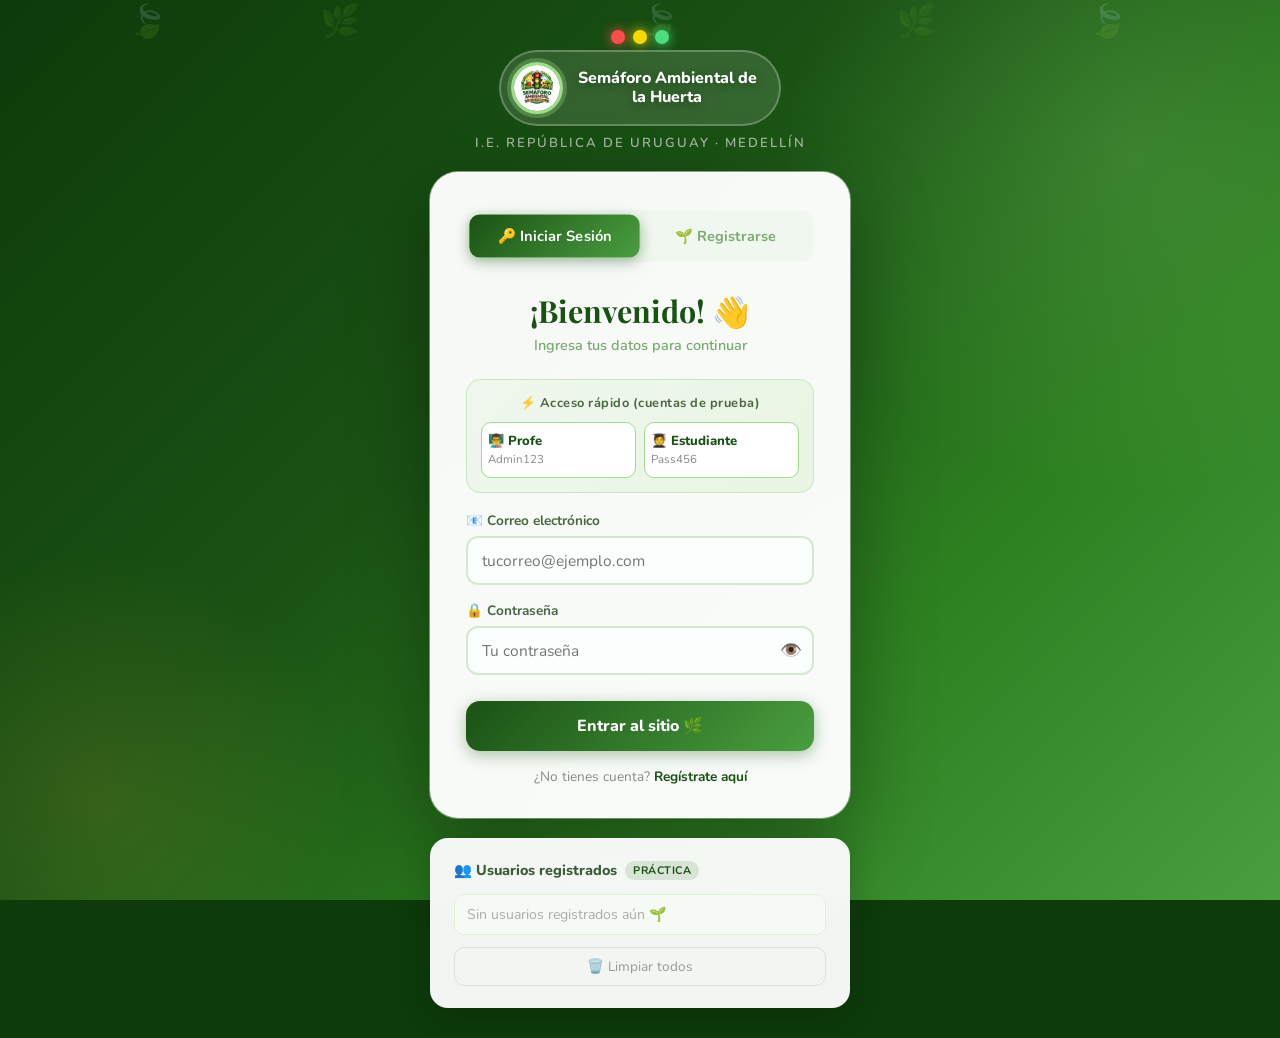
<file: semaforo-ambiental/html/index.html>
<!DOCTYPE html>
<!-- ============================================================
     PÁGINA: Inicio de Sesión / Registro
     PROYECTO: Semáforo Ambiental de la Huerta
     INSTITUCIÓN: I.E. República de Uruguay – Medellín, Antioquia
     DESCRIPCIÓN: Pantalla de acceso al sitio. Contiene un
                  formulario de login y uno de registro con
                  validaciones en JavaScript.
     RUTAS RELATIVAS:
       JS   → ../js/script.js
       IMG  → ../img/logo.jpeg
     NOTA: los estilos de esta página están embebidos en el
           <style> interno; el archivo css/style.css no se usa
           aquí (pertenece a una versión anterior del formulario).
     ÚLTIMA ACTUALIZACIÓN: 2026
============================================================ -->
<html lang="es">
<head>
  <!-- Metadatos de codificación y responsividad -->
  <meta charset="UTF-8">
  <meta name="viewport" content="width=device-width, initial-scale=1.0">
  <title>Iniciar Sesión – Semáforo Ambiental de la Huerta</title>

  <!-- Fuentes de Google: Nunito y Playfair Display -->
  <link href="https://fonts.googleapis.com/css2?family=Nunito:wght@400;600;700;800;900&family=Playfair+Display:wght@700;900&display=swap" rel="stylesheet">

  <style>
    /* ── Variables de color del proyecto ── */
    :root {
      --verde-oscuro: #1a5214;
      --verde-medio: #2d8020;
      --verde-claro: #4a9e3f;
      --verde-lima: #9dde89;
      --amarillo: #f5c842;
      --rojo: #e84040;
      --blanco: #ffffff;
      --crema: #f4faf2;
      --sombra: rgba(26,82,20,0.18);
    }

    * { box-sizing: border-box; margin: 0; padding: 0; }

    /* ── Cuerpo principal con fondo oscuro ── */
    body {
      font-family: 'Nunito', sans-serif;
      min-height: 100vh;
      overflow-x: hidden;
      background: #0d3b0a;
    }

    /* ── Fondo con gradiente animado ── */
    .fondo {
      position: fixed;
      inset: 0;
      z-index: 0;
      background: linear-gradient(135deg, #0d3b0a 0%, #1a5214 40%, #2d8020 70%, #4a9e3f 100%);
      overflow: hidden;
    }

    /* Círculo brillante superior derecho */
    .fondo::before {
      content: '';
      position: absolute;
      width: 700px; height: 700px;
      border-radius: 50%;
      background: radial-gradient(circle, rgba(157,222,137,0.18) 0%, transparent 70%);
      top: -200px; right: -200px;
      animation: pulso 6s ease-in-out infinite alternate;
    }

    /* Círculo brillante inferior izquierdo */
    .fondo::after {
      content: '';
      position: absolute;
      width: 500px; height: 500px;
      border-radius: 50%;
      background: radial-gradient(circle, rgba(245,200,66,0.12) 0%, transparent 70%);
      bottom: -150px; left: -150px;
      animation: pulso 8s ease-in-out infinite alternate-reverse;
    }

    /* Animación de pulso para los fondos decorativos */
    @keyframes pulso {
      from { transform: scale(1); opacity: 0.6; }
      to   { transform: scale(1.3); opacity: 1; }
    }

    /* ── Hojas flotantes decorativas ── */
    .hoja {
      position: absolute;
      font-size: 2rem;
      opacity: 0.15;
      animation: flotar linear infinite;
      pointer-events: none;
    }

    /* Animación de hojas subiendo por pantalla */
    @keyframes flotar {
      0%   { transform: translateY(110vh) rotate(0deg); opacity: 0; }
      10%  { opacity: 0.15; }
      90%  { opacity: 0.15; }
      100% { transform: translateY(-10vh) rotate(360deg); opacity: 0; }
    }

    /* ── Contenedor principal centrado ── */
    .contenedor {
      position: relative;
      z-index: 1;
      min-height: 100vh;
      display: flex;
      flex-direction: column;
      align-items: center;
      justify-content: center;
      padding: 30px 20px;
      gap: 20px;
    }

    /* ── Cabecera con logo y nombre ── */
    .cabecera {
      text-align: center;
      animation: bajar 0.7s ease both;
    }

    /* Animación de entrada desde arriba */
    @keyframes bajar {
      from { opacity: 0; transform: translateY(-30px); }
      to   { opacity: 1; transform: translateY(0); }
    }

    /* Contenedor visual del logo */
    .logo-wrap {
      display: inline-flex;
      align-items: center;
      justify-content: center;
      gap: 14px;
      background: rgba(255,255,255,0.12);
      backdrop-filter: blur(12px);
      border: 2px solid rgba(255,255,255,0.25);
      border-radius: 60px;
      padding: 10px 22px 10px 10px;
      margin-bottom: 8px;
    }

    /* Imagen del logo circular */
    .logo-wrap img {
      width: 52px; height: 52px;
      border-radius: 50%;
      object-fit: cover;
      border: 3px solid var(--verde-lima);
      box-shadow: 0 0 0 4px rgba(157,222,137,0.3);
    }

    .logo-wrap span {
      color: white;
      font-weight: 800;
      font-size: 1em;
      line-height: 1.2;
      max-width: 180px;
      text-shadow: 0 2px 8px rgba(0,0,0,0.3);
    }

    .subtitulo-logo {
      color: rgba(255,255,255,0.6);
      font-size: 0.82em;
      font-weight: 600;
      letter-spacing: 2px;
      text-transform: uppercase;
    }

    /* ── Semáforo decorativo con luces animadas ── */
    .semaforo-deco {
      display: flex;
      gap: 8px;
      justify-content: center;
      margin-bottom: 6px;
    }

    /* Estilo base de cada luz */
    .luz {
      width: 14px; height: 14px;
      border-radius: 50%;
      box-shadow: 0 0 12px currentColor;
      animation: parpadeo 3s ease-in-out infinite;
    }

    /* Colores individuales del semáforo */
    .luz-roja     { background: #ff4d4d; color: #ff4d4d; animation-delay: 0s; }
    .luz-amarilla { background: #ffd700; color: #ffd700; animation-delay: 1s; }
    .luz-verde    { background: #4ade80; color: #4ade80; animation-delay: 2s; }

    @keyframes parpadeo {
      0%, 100% { opacity: 1; transform: scale(1); }
      50% { opacity: 0.5; transform: scale(0.8); }
    }

    /* ── Tarjeta del formulario ── */
    .tarjeta {
      background: rgba(255,255,255,0.97);
      backdrop-filter: blur(20px);
      border-radius: 28px;
      box-shadow:
        0 30px 80px rgba(0,0,0,0.35),
        0 0 0 1px rgba(255,255,255,0.5),
        inset 0 1px 0 rgba(255,255,255,0.8);
      padding: 38px 36px 32px;
      width: 100%;
      max-width: 420px;
      animation: subir 0.7s ease 0.2s both;
    }

    /* Animación de entrada desde abajo */
    @keyframes subir {
      from { opacity: 0; transform: translateY(40px); }
      to   { opacity: 1; transform: translateY(0); }
    }

    /* ── Pestañas Login / Registro ── */
    .pestanas {
      display: flex;
      background: #f0f7ee;
      border-radius: 14px;
      padding: 5px;
      margin-bottom: 28px;
      gap: 4px;
    }

    .pestana-btn {
      flex: 1;
      padding: 11px;
      border: none;
      background: transparent;
      border-radius: 10px;
      font-family: 'Nunito', sans-serif;
      font-size: 0.9rem;
      font-weight: 700;
      color: #7aaa70;
      cursor: pointer;
      transition: all 0.25s;
    }

    /* Pestaña activa resaltada */
    .pestana-btn.active {
      background: linear-gradient(135deg, var(--verde-oscuro), var(--verde-claro));
      color: white;
      box-shadow: 0 4px 14px rgba(26,82,20,0.4);
      transform: scale(1.02);
    }

    /* ── Encabezado interior del formulario ── */
    .form-header {
      text-align: center;
      margin-bottom: 24px;
    }

    .form-header h1 {
      font-family: 'Playfair Display', serif;
      font-size: 1.9rem;
      color: var(--verde-oscuro);
      margin-bottom: 4px;
    }

    .form-header p {
      color: #7aaa70;
      font-size: 0.9rem;
      font-weight: 600;
    }

    /* ── Grupos de campos de formulario ── */
    .campo {
      margin-bottom: 16px;
    }

    .campo label {
      display: block;
      font-weight: 700;
      font-size: 0.85rem;
      color: #4a6741;
      margin-bottom: 6px;
    }

    /* ── Inputs de texto, email y contraseña ── */
    input[type="email"],
    input[type="password"],
    input[type="text"] {
      width: 100%;
      padding: 12px 44px 12px 14px;
      border: 2px solid #d4e8cf;
      border-radius: 12px;
      font-size: 0.97rem;
      font-family: 'Nunito', sans-serif;
      outline: none;
      transition: border-color 0.25s, box-shadow 0.25s;
      background: #fafffe;
      color: #2d2d2d;
    }

    /* Efecto de foco en inputs */
    input:focus {
      border-color: var(--verde-claro);
      box-shadow: 0 0 0 3px rgba(74,158,63,0.18);
    }

    /* Contenedor relativo para posicionar el botón ojo */
    .input-rel {
      position: relative;
    }

    /* ── Botón para mostrar/ocultar contraseña ── */
    .btn-ojo {
      position: absolute;
      right: 12px;
      top: 50%;
      transform: translateY(-50%);
      background: none;
      border: none;
      cursor: pointer;
      font-size: 1.1rem;
      line-height: 1;
    }

    /* ── Mensajes de error bajo cada campo ── */
    .error-msg {
      color: #c0392b;
      font-size: 0.78rem;
      margin-top: 5px;
      display: block;
      font-weight: 600;
    }

    /* ── Accesos rápidos con credenciales de demo ── */
    .acceso-rapido {
      background: linear-gradient(135deg, #f0f7ee, #e8f5e3);
      border: 1px solid #c8e8c0;
      border-radius: 14px;
      padding: 14px;
      margin-bottom: 18px;
    }

    .acceso-rapido p {
      font-size: 0.8rem;
      font-weight: 700;
      color: #4a6741;
      margin-bottom: 10px;
      text-align: center;
      letter-spacing: 0.5px;
    }

    .btns-acceso {
      display: flex;
      gap: 8px;
    }

    .btn-acceso {
      flex: 1;
      padding: 9px 6px;
      border: 1px solid #9dde89;
      background: white;
      border-radius: 10px;
      cursor: pointer;
      text-align: left;
      transition: all 0.2s;
      font-family: 'Nunito', sans-serif;
    }

    .btn-acceso:hover {
      background: #f0f7ee;
      border-color: var(--verde-claro);
      transform: translateY(-1px);
    }

    .btn-acceso strong {
      display: block;
      font-size: 0.82rem;
      color: #1a5214;
      font-weight: 800;
    }

    .btn-acceso small {
      font-size: 0.72rem;
      color: #888;
    }

    /* ── Barra de fortaleza de contraseña ── */
    #fortaleza {
      height: 5px;
      background: #e0e0e0;
      border-radius: 3px;
      margin-top: 8px;
      overflow: hidden;
    }

    #barraFuerza {
      height: 100%;
      width: 0%;
      transition: width 0.3s, background 0.3s;
      border-radius: 3px;
    }

    #textoFuerza {
      font-size: 0.75rem;
      margin-top: 4px;
      display: block;
      height: 16px;
      color: #555;
      font-weight: 600;
    }

    /* ── Botón de envío principal ── */
    .btn-enviar {
      width: 100%;
      padding: 14px;
      background: linear-gradient(135deg, var(--verde-oscuro), var(--verde-claro));
      color: white;
      border: none;
      border-radius: 14px;
      font-size: 1rem;
      font-family: 'Nunito', sans-serif;
      font-weight: 800;
      cursor: pointer;
      margin-top: 10px;
      transition: transform 0.2s, box-shadow 0.2s;
      box-shadow: 0 4px 16px rgba(26,82,20,0.35);
    }

    .btn-enviar:hover {
      transform: translateY(-2px);
      box-shadow: 0 8px 24px rgba(26,82,20,0.45);
    }

    .btn-enviar:active {
      transform: scale(0.97);
    }

    /* ── Alertas de éxito o error ── */
    .alerta {
      padding: 11px 14px;
      border-radius: 10px;
      margin-bottom: 14px;
      font-size: 0.88rem;
      font-weight: 600;
      display: none;
    }

    .alerta.error {
      background: #ffebee;
      color: #c0392b;
      border: 1px solid #ffcdd2;
      display: block;
    }

    .alerta.success {
      background: #e8f5e9;
      color: #1b5e20;
      border: 1px solid #c8e6c9;
      display: block;
    }

    /* ── Enlace para cambiar de panel ── */
    .cambiar-panel {
      text-align: center;
      font-size: 0.85rem;
      color: #888;
      margin-top: 16px;
    }

    .cambiar-panel a {
      color: var(--verde-oscuro);
      font-weight: 700;
      text-decoration: none;
    }

    .cambiar-panel a:hover {
      text-decoration: underline;
    }

    /* ── Panel de usuarios registrados (solo práctica) ── */
    .panel-usuarios {
      background: rgba(255,255,255,0.95);
      backdrop-filter: blur(12px);
      border-radius: 18px;
      box-shadow: 0 8px 32px rgba(0,0,0,0.18);
      padding: 22px 24px;
      width: 100%;
      max-width: 420px;
      animation: subir 0.7s ease 0.4s both;
    }

    .panel-usuarios h4 {
      font-size: 0.9rem;
      margin-bottom: 14px;
      color: #3a5c38;
      display: flex;
      align-items: center;
      gap: 8px;
      font-weight: 800;
    }

    /* Etiqueta de práctica */
    .badge {
      background: rgba(26,82,20,0.12);
      color: var(--verde-oscuro);
      font-size: 0.68rem;
      padding: 2px 8px;
      border-radius: 20px;
      font-weight: 700;
      letter-spacing: 0.5px;
      text-transform: uppercase;
    }

    #listaUsuarios {
      list-style: none;
      margin-bottom: 12px;
    }

    #listaUsuarios li {
      display: flex;
      align-items: center;
      justify-content: space-between;
      padding: 10px 12px;
      border-radius: 10px;
      background: #f5faf4;
      margin-bottom: 6px;
      font-size: 0.88rem;
      border: 1px solid #dff0d8;
    }

    .user-info {
      display: flex;
      flex-direction: column;
      gap: 2px;
    }

    .user-info strong { color: #2d4a2a; }
    .user-info small { color: #999; font-size: 0.75rem; }

    /* Botón de eliminar usuario */
    .btn-del {
      background: none;
      border: none;
      color: #ccc;
      cursor: pointer;
      font-size: 0.85rem;
      padding: 4px 6px;
      border-radius: 4px;
      transition: color 0.2s, background 0.2s;
    }

    .btn-del:hover {
      color: #c0392b;
      background: #ffebee;
    }

    /* Mensaje cuando no hay usuarios */
    .no-users {
      color: #aaa;
      font-size: 0.85rem;
      text-align: center;
      padding: 10px 0;
    }

    /* Botón para limpiar todos los usuarios */
    .btn-limpiar {
      width: 100%;
      padding: 9px;
      background: none;
      border: 1px solid #e0e0e0;
      border-radius: 10px;
      font-family: 'Nunito', sans-serif;
      font-size: 0.85rem;
      color: #999;
      cursor: pointer;
      transition: all 0.2s;
    }

    .btn-limpiar:hover {
      border-color: #c0392b;
      color: #c0392b;
      background: #ffebee;
    }
  </style>
</head>
<body>

  <!-- ════════════════════════════════════
       FONDO ANIMADO CON HOJAS FLOTANTES
  ════════════════════════════════════ -->
  <div class="fondo" aria-hidden="true">
    <!-- Hojas decorativas con diferentes velocidades y posiciones -->
    <span class="hoja" style="left:10%; animation-duration:12s; animation-delay:0s;">🍃</span>
    <span class="hoja" style="left:25%; animation-duration:15s; animation-delay:3s;">🌿</span>
    <span class="hoja" style="left:50%; animation-duration:10s; animation-delay:1s;">🍃</span>
    <span class="hoja" style="left:70%; animation-duration:14s; animation-delay:5s;">🌿</span>
    <span class="hoja" style="left:85%; animation-duration:11s; animation-delay:2s;">🍃</span>
  </div>

  <!-- ════════════════════════════════════
       CONTENEDOR PRINCIPAL DE LA PÁGINA
  ════════════════════════════════════ -->
  <div class="contenedor">

    <!-- ── CABECERA: Logo y título del proyecto ── -->
    <header class="cabecera">
      <!-- Semáforo decorativo con luces de colores -->
      <div class="semaforo-deco" aria-hidden="true">
        <div class="luz luz-roja"></div>
        <div class="luz luz-amarilla"></div>
        <div class="luz luz-verde"></div>
      </div>

      <!-- Logo redondo con nombre del proyecto -->
      <div class="logo-wrap">
        <!-- Logo: ruta relativa desde html/ hacia img/ -->
        <img src="../img/logo.jpeg" alt="Logo Semáforo Ambiental de la Huerta">
        <span>Semáforo Ambiental de la Huerta</span>
      </div>

      <!-- Subtítulo institucional -->
      <p class="subtitulo-logo">I.E. República de Uruguay · Medellín</p>
    </header>

    <!-- ════════════════════════════════════
         TARJETA PRINCIPAL (Login + Registro)
    ════════════════════════════════════ -->
    <main class="tarjeta" role="main">

      <!-- ── Pestañas para alternar entre Login y Registro ── -->
      <div class="pestanas" role="tablist">
        <button class="pestana-btn active" id="tabLogin"
                role="tab" aria-selected="true"
                onclick="mostrarTab('login')">
          🔑 Iniciar Sesión
        </button>
        <button class="pestana-btn" id="tabRegister"
                role="tab" aria-selected="false"
                onclick="mostrarTab('registro')">
          🌱 Registrarse
        </button>
      </div>

      <!-- ══════════════════════════════
           PANEL DE LOGIN
      ══════════════════════════════ -->
      <div id="panelLogin">

        <!-- Título e ícono del formulario de login -->
        <div class="form-header">
          <h1>¡Bienvenido! 👋</h1>
          <p>Ingresa tus datos para continuar</p>
        </div>

        <!-- Acceso rápido con credenciales de prueba -->
        <div class="acceso-rapido" aria-label="Acceso rápido con cuentas de demostración">
          <p>⚡ Acceso rápido (cuentas de prueba)</p>
          <div class="btns-acceso">
            <!-- Botón que autocompleta credenciales de administrador -->
            <button type="button" class="btn-acceso"
                    onclick="llenarCredenciales('elprofe@gmail.com','Admin123')">
              <strong>👨‍🏫 Profe</strong>
              <small>Admin123</small>
            </button>
            <!-- Botón que autocompleta credenciales de estudiante -->
            <button type="button" class="btn-acceso"
                    onclick="llenarCredenciales('estudiante@correo.com','Pass456')">
              <strong>🧑‍🎓 Estudiante</strong>
              <small>Pass456</small>
            </button>
          </div>
        </div>

        <!-- Alerta de login (éxito o error) – oculta por defecto -->
        <div class="alerta" id="loginAlert" role="alert"></div>

        <!-- Formulario de inicio de sesión -->
        <form id="loginForm" novalidate>

          <!-- Campo: Correo electrónico -->
          <div class="campo">
            <label for="email">📧 Correo electrónico</label>
            <input type="email" id="email"
                   placeholder="tucorreo@ejemplo.com"
                   autocomplete="email" required>
            <!-- Mensaje de error para el correo -->
            <span class="error-msg" id="emailError" role="alert"></span>
          </div>

          <!-- Campo: Contraseña con botón de mostrar/ocultar -->
          <div class="campo">
            <label for="password">🔒 Contraseña</label>
            <div class="input-rel">
              <input type="password" id="password"
                     placeholder="Tu contraseña"
                     autocomplete="current-password" required>
              <!-- Botón ojo para mostrar/ocultar contraseña -->
              <button type="button" class="btn-ojo" id="togglePass"
                      aria-label="Mostrar u ocultar contraseña">👁️</button>
            </div>
            <!-- Mensaje de error para la contraseña -->
            <span class="error-msg" id="passError" role="alert"></span>
          </div>

          <!-- Botón de envío del login -->
          <button type="submit" class="btn-enviar">Entrar al sitio 🌿</button>

          <!-- Enlace para ir al formulario de registro -->
          <p class="cambiar-panel">
            ¿No tienes cuenta?
            <a href="#" onclick="mostrarTab('registro')">Regístrate aquí</a>
          </p>
        </form>
      </div><!-- Fin panelLogin -->

      <!-- ══════════════════════════════
           PANEL DE REGISTRO
      ══════════════════════════════ -->
      <div id="panelRegistro" style="display:none;">

        <!-- Título del formulario de registro -->
        <div class="form-header">
          <h1>Crear cuenta 🌱</h1>
          <p>Únete a nuestra comunidad ambiental</p>
        </div>

        <!-- Alerta de registro (éxito o error) – oculta por defecto -->
        <div class="alerta" id="registerAlert" role="alert"></div>

        <!-- Formulario de registro de nuevo usuario -->
        <form id="registerForm" novalidate>

          <!-- Campo: Nombre completo -->
          <div class="campo">
            <label for="regNombre">👤 Nombre completo</label>
            <input type="text" id="regNombre"
                   placeholder="Tu nombre" required>
            <span class="error-msg" id="nombreError" role="alert"></span>
          </div>

          <!-- Campo: Correo electrónico del nuevo usuario -->
          <div class="campo">
            <label for="regEmail">📧 Correo electrónico</label>
            <input type="email" id="regEmail"
                   placeholder="tucorreo@ejemplo.com"
                   autocomplete="email" required>
            <span class="error-msg" id="regEmailError" role="alert"></span>
          </div>

          <!-- Campo: Contraseña nueva con medidor de fortaleza -->
          <div class="campo">
            <label for="regPassword">🔒 Contraseña</label>
            <div class="input-rel">
              <input type="password" id="regPassword"
                     placeholder="Mínimo 8 caracteres, 1 mayúscula, 1 número"
                     autocomplete="new-password" required>
              <!-- Botón ojo para la nueva contraseña -->
              <button type="button" class="btn-ojo" id="toggleRegPass"
                      aria-label="Mostrar u ocultar contraseña">👁️</button>
            </div>
            <!-- Barra visual de fortaleza de la contraseña -->
            <div id="fortaleza" aria-label="Indicador de fortaleza de contraseña">
              <div id="barraFuerza"></div>
            </div>
            <span id="textoFuerza" aria-live="polite"></span>
            <span class="error-msg" id="regPassError" role="alert"></span>
          </div>

          <!-- Campo: Confirmación de contraseña -->
          <div class="campo">
            <label for="regPasswordConf">🔒 Confirmar contraseña</label>
            <div class="input-rel">
              <input type="password" id="regPasswordConf"
                     placeholder="Repite tu contraseña"
                     autocomplete="new-password" required>
              <!-- Botón ojo para confirmar contraseña -->
              <button type="button" class="btn-ojo" id="toggleRegPassConf"
                      aria-label="Mostrar u ocultar confirmación">👁️</button>
            </div>
            <span class="error-msg" id="regPassConfError" role="alert"></span>
          </div>

          <!-- Botón de envío del registro -->
          <button type="submit" class="btn-enviar" id="btnRegistro">
            Crear cuenta 🌿
          </button>

          <!-- Enlace para regresar al login -->
          <p class="cambiar-panel">
            ¿Ya tienes cuenta?
            <a href="#" onclick="mostrarTab('login')">Inicia sesión</a>
          </p>
        </form>
      </div><!-- Fin panelRegistro -->

    </main><!-- Fin tarjeta principal -->

    <!-- ════════════════════════════════════
         PANEL DE USUARIOS REGISTRADOS
         (Solo con fines educativos/práctica)
    ════════════════════════════════════ -->
    <section class="panel-usuarios" id="usersPanel"
             aria-label="Panel de usuarios registrados (práctica)">
      <h4>
        👥 Usuarios registrados
        <span class="badge">práctica</span>
      </h4>
      <!-- Lista dinámica generada por JavaScript -->
      <ul id="listaUsuarios"></ul>
      <!-- Botón para eliminar todos los usuarios del localStorage -->
      <button class="btn-limpiar" id="btnLimpiar">
        🗑️ Limpiar todos
      </button>
    </section>

  </div><!-- Fin contenedor principal -->

  <!-- ════════════════════════════════════
       SCRIPT PRINCIPAL
       Ruta: ../js/script.js
       Maneja login, registro, localStorage y UI
  ════════════════════════════════════ -->
  <script src="../js/script.js"></script>

</body>
</html>
</file>
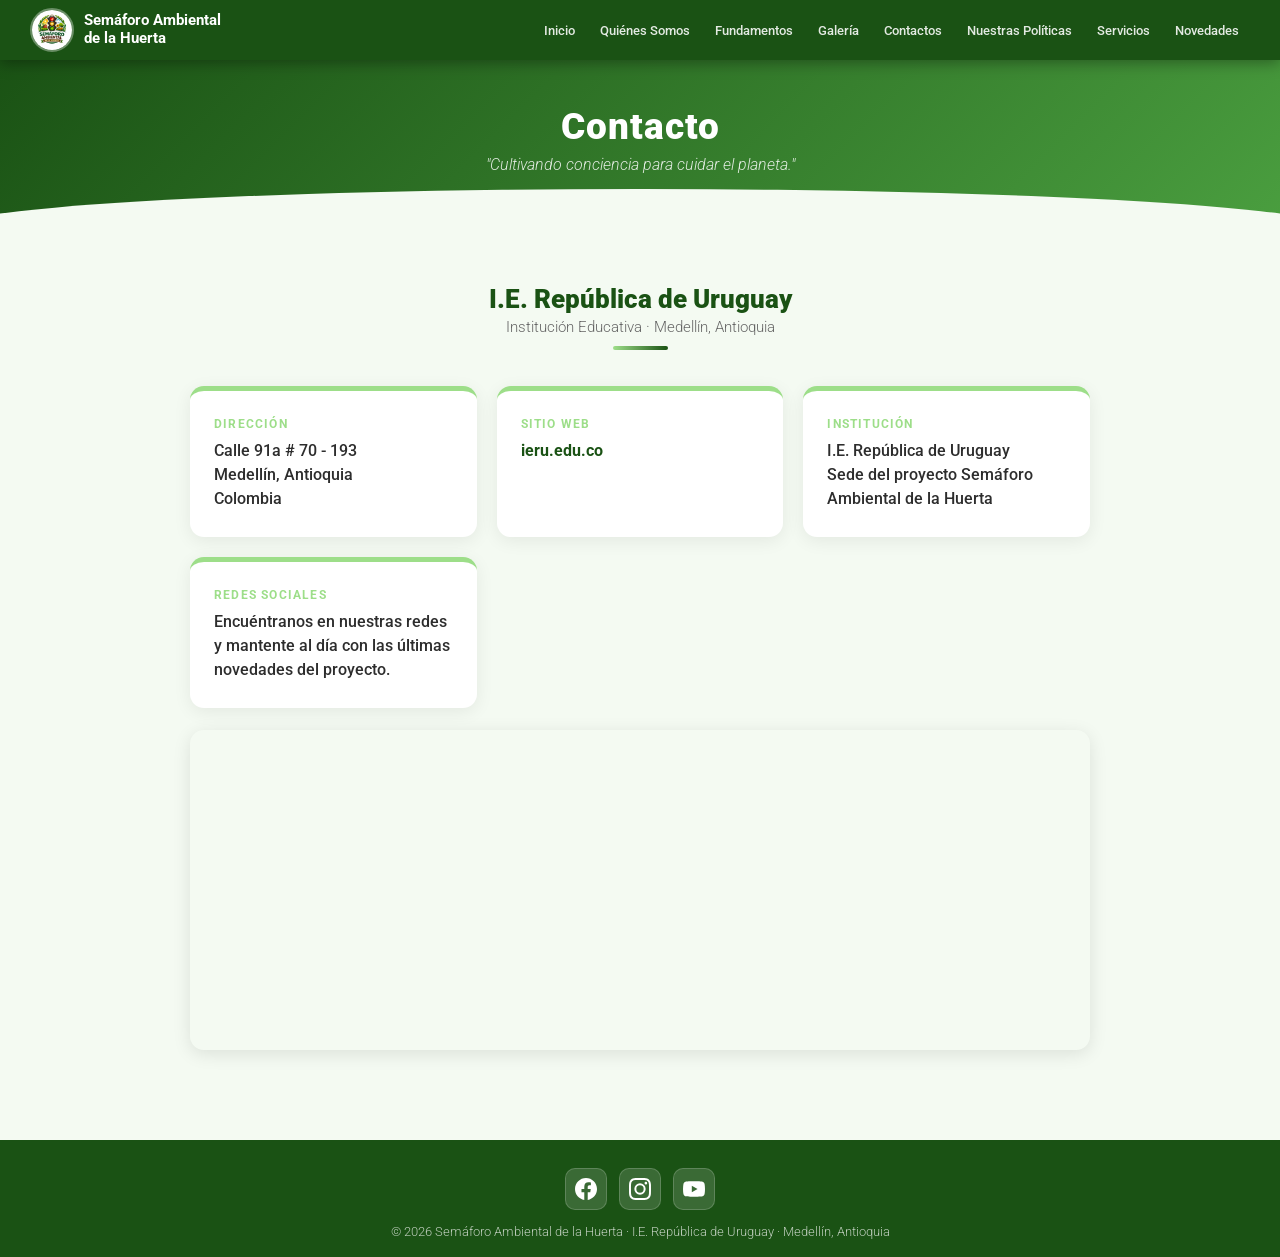
<file: semaforo-ambiental/html/contacto.html>
<!DOCTYPE html>
<!-- ============================================================
     PÁGINA: Contacto
     PROYECTO: Semáforo Ambiental de la Huerta
     INSTITUCIÓN: I.E. República de Uruguay – Medellín, Antioquia
     DESCRIPCIÓN: Muestra la información de contacto de la
                  institución: dirección, sitio web, redes
                  sociales y un mapa de Google Maps embebido.
     RUTAS RELATIVAS:
       IMG  → ../img/logo.jpeg
     ÚLTIMA ACTUALIZACIÓN: 2026
============================================================ -->
<html lang="es">
<head>
  <meta charset="UTF-8">
  <meta name="viewport" content="width=device-width, initial-scale=1">
  <title>Contacto – Semáforo Ambiental</title>
  <link href="https://fonts.googleapis.com/css2?family=Roboto:ital,wght@0,100..900;1,100..900&display=swap" rel="stylesheet">
  <style>
    * { box-sizing: border-box; margin: 0; padding: 0; }
    body { font-family: 'Roboto', sans-serif; background-color: #f4faf2; color: #2d2d2d; min-height: 100vh; display: flex; flex-direction: column; }

    /* ── Barra de navegación fija ── */
    .barra-navegacion { position: fixed; top: 0; left: 0; right: 0; background-color: #1a5214; display: flex; align-items: center; justify-content: space-between; padding: 8px 30px; z-index: 1000; box-shadow: 0 3px 14px rgba(0,0,0,0.35); height: 60px; }
    .nav-marca { display: flex; align-items: center; gap: 10px; text-decoration: none; flex-shrink: 0; }
    .nav-marca img { height: 44px; width: 44px; border-radius: 50%; object-fit: cover; border: 2px solid rgba(255,255,255,0.35); }
    .nav-marca span { color: white; font-weight: 700; font-size: 0.92em; line-height: 1.2; max-width: 150px; }
    .nav-enlaces { display: flex; gap: 3px; flex-wrap: wrap; justify-content: flex-end; }
    .nav-enlaces a { color: rgba(255,255,255,0.88); text-decoration: none; padding: 6px 11px; border-radius: 6px; font-size: 0.83em; font-weight: 500; transition: background-color 0.2s; white-space: nowrap; }
    .nav-enlaces a:hover { background-color: rgba(255,255,255,0.18); color: white; }

    /* ── Encabezado con curva ── */
    .encabezado-pagina { margin-top: 60px; background: linear-gradient(135deg, #1a5214, #4a9e3f); padding: 45px 40px 55px 40px; text-align: center; color: white; position: relative; }
    .encabezado-pagina::after { content: ''; position: absolute; bottom: -2px; left: 0; right: 0; height: 42px; background-color: #f4faf2; clip-path: ellipse(55% 100% at 50% 100%); }
    .encabezado-pagina h1 { font-size: 2.3em; font-weight: 900; letter-spacing: 1px; }
    .encabezado-pagina p { font-size: 0.97em; opacity: 0.85; margin-top: 8px; font-weight: 300; font-style: italic; }

    /* ── Contenido principal centrado ── */
    .contenido-principal { flex: 1; padding: 55px 30px 40px 30px; display: flex; flex-direction: column; align-items: center; }

    /* Nombre y subtítulo de la institución */
    .nombre-colegio { text-align: center; margin-bottom: 36px; }
    .nombre-colegio h2 { font-size: 1.6em; font-weight: 900; color: #1a5214; margin-bottom: 4px; }
    .nombre-colegio p { font-size: 0.95em; color: #666; font-weight: 300; }

    /* Línea decorativa verde */
    .linea-verde { width: 55px; height: 4px; background: linear-gradient(to right, #9dde89, #1a5214); border-radius: 2px; margin: 10px auto 0 auto; }

    /* Cuadrícula de tarjetas de dato de contacto */
    .cuadricula-contacto { display: grid; grid-template-columns: repeat(auto-fit, minmax(260px, 1fr)); gap: 20px; max-width: 900px; width: 100%; }

    /* Tarjeta individual de dato de contacto */
    .tarjeta-dato { background: white; border-radius: 14px; padding: 26px 24px; box-shadow: 0 4px 18px rgba(0,0,0,0.07); border-top: 5px solid #9dde89; transition: transform 0.3s, box-shadow 0.3s; }
    .tarjeta-dato:hover { transform: translateY(-5px); box-shadow: 0 10px 26px rgba(0,0,0,0.12); }

    /* Etiqueta (título) del dato */
    .tarjeta-dato .etiqueta { font-size: 0.75em; font-weight: 700; color: #9dde89; text-transform: uppercase; letter-spacing: 1.2px; margin-bottom: 8px; }

    /* Valor del dato de contacto */
    .tarjeta-dato .valor { font-size: 1em; font-weight: 500; color: #2d2d2d; line-height: 1.5; }
    .tarjeta-dato a { color: #1a5214; font-weight: 700; text-decoration: none; }
    .tarjeta-dato a:hover { text-decoration: underline; }

    /* Tarjeta con el mapa de Google Maps */
    .tarjeta-mapa { max-width: 900px; width: 100%; margin-top: 22px; border-radius: 14px; overflow: hidden; box-shadow: 0 4px 18px rgba(0,0,0,0.1); }
    .tarjeta-mapa iframe { width: 100%; height: 320px; border: none; display: block; }

    /* ── Pie de página ── */
    .pie-pagina { background-color: #1a5214; color: white; text-align: center; padding: 28px 20px 18px 20px; margin-top: 50px; }
    .iconos-redes { display: flex; justify-content: center; gap: 12px; margin-bottom: 14px; }
    .iconos-redes a { color: white; text-decoration: none; width: 42px; height: 42px; background-color: rgba(255,255,255,0.14); border-radius: 10px; display: flex; align-items: center; justify-content: center; font-weight: 700; font-size: 0.88em; border: 1px solid rgba(255,255,255,0.18); transition: background-color 0.2s, transform 0.2s; }
    .iconos-redes a:hover { background-color: rgba(255,255,255,0.28); transform: scale(1.1); }
    .pie-pagina p { font-size: 0.8em; opacity: 0.7; font-weight: 300; }
  </style>
</head>
<body>

  <!-- ════════════════════════════════════
       BARRA DE NAVEGACIÓN FIJA
  ════════════════════════════════════ -->
  <nav class="barra-navegacion" aria-label="Menú principal">
    <a href="indexprincipal.html" class="nav-marca">
      <img src="../img/logo.jpeg" alt="Logo">
      <span>Semáforo Ambiental de la Huerta</span>
    </a>
    <div class="nav-enlaces">
      <a href="indexprincipal.html">Inicio</a>
      <a href="quienes-somos.html">Quiénes Somos</a>
      <a href="fundamentos.html">Fundamentos</a>
      <a href="galeria.html">Galería</a>
      <a href="contacto.html">Contactos</a>
      <a href="nuestras-politicas.html">Nuestras Políticas</a>
      <a href="servicios.html">Servicios</a>
      <a href="novedades.html">Novedades</a>
    </div>
  </nav>

  <!-- ════════════════════════════════════
       ENCABEZADO DE LA PÁGINA
  ════════════════════════════════════ -->
  <div class="encabezado-pagina">
    <h1>Contacto</h1>
    <p>"Cultivando conciencia para cuidar el planeta."</p>
  </div>

  <!-- ════════════════════════════════════
       CONTENIDO PRINCIPAL
       Datos de contacto y mapa de ubicación
  ════════════════════════════════════ -->
  <main class="contenido-principal">

    <!-- Nombre e identificación de la institución -->
    <div class="nombre-colegio">
      <h2>I.E. República de Uruguay</h2>
      <p>Institución Educativa · Medellín, Antioquia</p>
      <div class="linea-verde" aria-hidden="true"></div>
    </div>

    <!-- Cuadrícula con tarjetas de información de contacto -->
    <div class="cuadricula-contacto">

      <!-- Dato: Dirección física -->
      <div class="tarjeta-dato">
        <div class="etiqueta">Dirección</div>
        <div class="valor">
          Calle 91a # 70 - 193<br>
          Medellín, Antioquia<br>
          Colombia
        </div>
      </div>

      <!-- Dato: Sitio web oficial -->
      <div class="tarjeta-dato">
        <div class="etiqueta">Sitio Web</div>
        <div class="valor">
          <a href="https://ieru.edu.co/" target="_blank" rel="noopener noreferrer">
            ieru.edu.co
          </a>
        </div>
      </div>

      <!-- Dato: Nombre e información institucional -->
      <div class="tarjeta-dato">
        <div class="etiqueta">Institución</div>
        <div class="valor">
          I.E. República de Uruguay<br>
          Sede del proyecto Semáforo Ambiental de la Huerta
        </div>
      </div>

      <!-- Dato: Redes sociales -->
      <div class="tarjeta-dato">
        <div class="etiqueta">Redes Sociales</div>
        <div class="valor">
          Encuéntranos en nuestras redes y mantente al día
          con las últimas novedades del proyecto.
        </div>
      </div>
    </div>

    <!-- Mapa de Google Maps embebido con la ubicación de la institución -->
    <div class="tarjeta-mapa">
      <iframe
        src="https://www.google.com/maps/embed?pb=!1m18!1m12!1m3!1d991.4617280553682!2d-75.57709597242204!3d6.283845883682073!2m3!1f0!2f0!3f0!3m2!1i1024!2i768!4f13.1!3m3!1m2!1s0x8e4429299903b3ab%3A0x454b09972b0b00fa!2sI.E.%20Rep%C3%BAblica%20de%20Uruguay!5e0!3m2!1ses!2sco!4v1772772214475!5m2!1ses!2sco"
        allowfullscreen=""
        loading="lazy"
        referrerpolicy="no-referrer-when-downgrade"
        title="Mapa de ubicación I.E. República de Uruguay, Medellín">
      </iframe>
    </div>

  </main>

  <!-- ════════════════════════════════════
       PIE DE PÁGINA
  ════════════════════════════════════ -->
  <footer class="pie-pagina">
    <div class="iconos-redes" aria-label="Redes sociales">
      <a href="https://www.facebook.com/share/1cmyzR78o5/" target="_blank" rel="noopener noreferrer" title="Facebook" aria-label="Facebook"><svg viewBox="0 0 24 24" width="22" height="22" fill="currentColor"><path d="M24 12.073c0-6.627-5.373-12-12-12s-12 5.373-12 12c0 5.99 4.388 10.954 10.125 11.854v-8.385H7.078v-3.47h3.047V9.43c0-3.007 1.792-4.669 4.533-4.669 1.312 0 2.686.235 2.686.235v2.953H15.83c-1.491 0-1.956.925-1.956 1.874v2.25h3.328l-.532 3.47h-2.796v8.385C19.612 23.027 24 18.062 24 12.073z"/></svg></a>
      <a href="https://www.instagram.com/i.edu.republicadeuruguay" target="_blank" rel="noopener noreferrer" title="Instagram" aria-label="Instagram"><svg viewBox="0 0 24 24" width="22" height="22" fill="currentColor"><path d="M12 2.163c3.204 0 3.584.012 4.85.07 3.252.148 4.771 1.691 4.919 4.919.058 1.265.069 1.645.069 4.849 0 3.205-.012 3.584-.069 4.849-.149 3.225-1.664 4.771-4.919 4.919-1.266.058-1.644.07-4.85.07-3.204 0-3.584-.012-4.849-.07-3.26-.149-4.771-1.699-4.919-4.92-.058-1.265-.07-1.644-.07-4.849 0-3.204.013-3.583.07-4.849.149-3.227 1.664-4.771 4.919-4.919 1.266-.057 1.645-.069 4.849-.069zM12 0C8.741 0 8.333.014 7.053.072 2.695.272.273 2.69.073 7.052.014 8.333 0 8.741 0 12c0 3.259.014 3.668.072 4.948.2 4.358 2.618 6.78 6.98 6.98C8.333 23.986 8.741 24 12 24c3.259 0 3.668-.014 4.948-.072 4.354-.2 6.782-2.618 6.979-6.98.059-1.28.073-1.689.073-4.948 0-3.259-.014-3.667-.072-4.947-.196-4.354-2.617-6.78-6.979-6.98C15.668.014 15.259 0 12 0zm0 5.838a6.162 6.162 0 1 0 0 12.324 6.162 6.162 0 0 0 0-12.324zM12 16a4 4 0 1 1 0-8 4 4 0 0 1 0 8zm6.406-11.845a1.44 1.44 0 1 0 0 2.881 1.44 1.44 0 0 0 0-2.881z"/></svg></a>
      <a href="https://www.youtube.com/@canalieru4941" target="_blank" rel="noopener noreferrer" title="YouTube" aria-label="YouTube"><svg viewBox="0 0 24 24" width="22" height="22" fill="currentColor"><path d="M23.495 6.205a3.007 3.007 0 0 0-2.088-2.088c-1.87-.501-9.396-.501-9.396-.501s-7.507-.01-9.396.501A3.007 3.007 0 0 0 .527 6.205a31.247 31.247 0 0 0-.522 5.805 31.247 31.247 0 0 0 .522 5.783 3.007 3.007 0 0 0 2.088 2.088c1.868.502 9.396.502 9.396.502s7.506 0 9.396-.502a3.007 3.007 0 0 0 2.088-2.088 31.247 31.247 0 0 0 .5-5.783 31.247 31.247 0 0 0-.5-5.805zM9.609 15.601V8.408l6.264 3.602z"/></svg></a>
    </div>
    <p>© 2026 Semáforo Ambiental de la Huerta · I.E. República de Uruguay · Medellín, Antioquia</p>
  </footer>

</body>
</html>
</file>
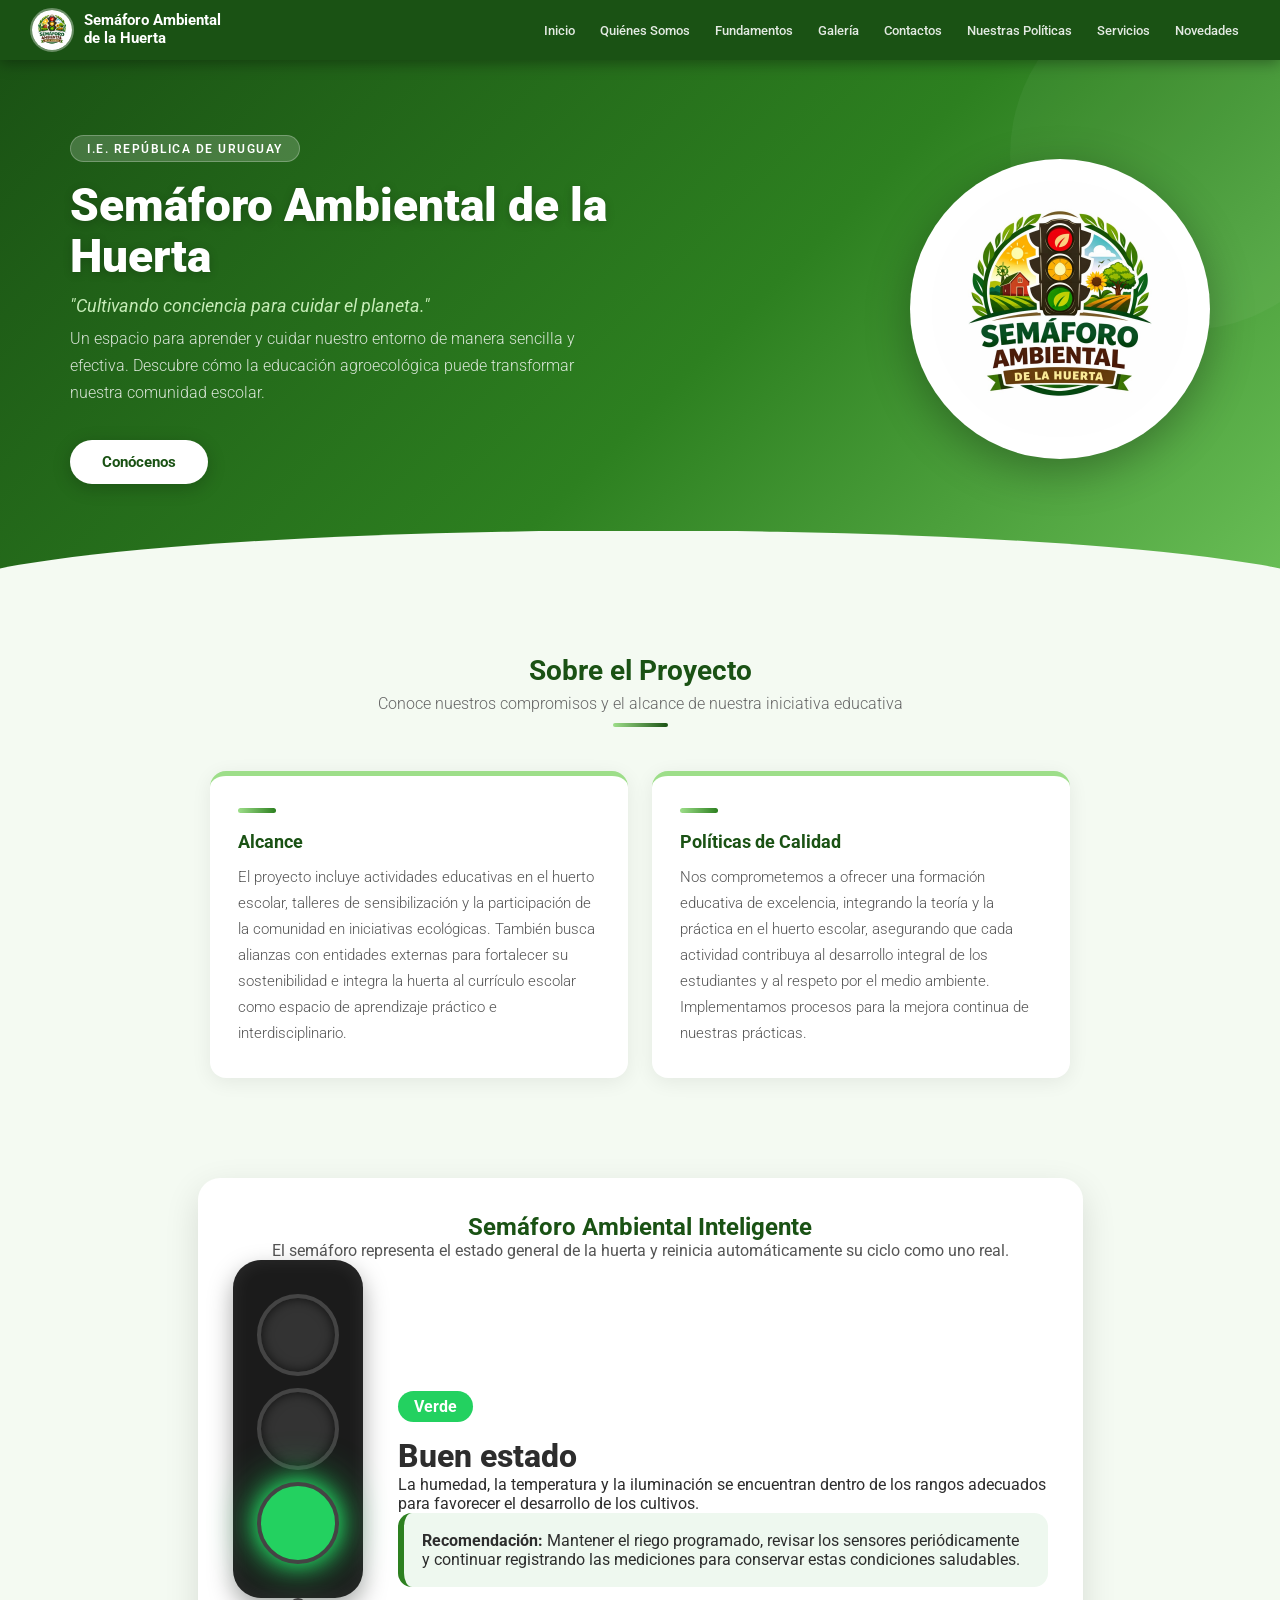
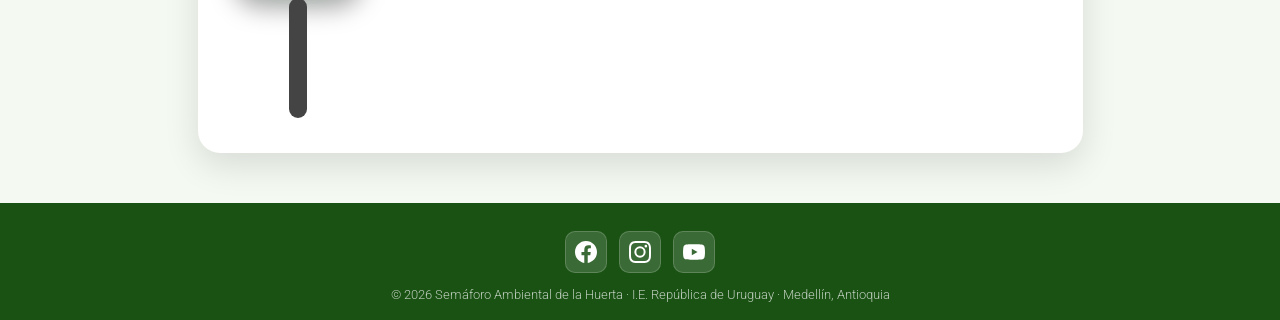
<file: semaforo-ambiental/html/indexprincipal.html>
<!DOCTYPE html>
<!-- ============================================================
     PÁGINA: Inicio Principal
     PROYECTO: Semáforo Ambiental de la Huerta
     INSTITUCIÓN: I.E. República de Uruguay – Medellín, Antioquia
     DESCRIPCIÓN: Página de inicio con sección hero, logo
                  grande, slogan y tarjetas informativas sobre
                  el proyecto (Alcance y Políticas de Calidad).
     RUTAS RELATIVAS:
       IMG  → ../img/logo.jpeg
     ÚLTIMA ACTUALIZACIÓN: 2026
============================================================ -->
<html lang="es">
<head>
  <!-- Codificación y diseño responsivo -->
  <meta charset="UTF-8">
  <meta name="viewport" content="width=device-width, initial-scale=1.0">
  <title>Semáforo Ambiental de la Huerta</title>

  <!-- Fuente Roboto desde Google Fonts -->
  <link href="https://fonts.googleapis.com/css2?family=Roboto:ital,wght@0,100..900;1,100..900&display=swap" rel="stylesheet">

  <style>
    /* ── Reset y fuente base ── */
    * { box-sizing: border-box; margin: 0; padding: 0; }

    body {
      font-family: 'Roboto', sans-serif;
      background-color: #f4faf2;
      color: #2d2d2d;
      min-height: 100vh;
      display: flex;
      flex-direction: column;
    }

    /* ════════════════════════
       BARRA DE NAVEGACIÓN FIJA
    ════════════════════════ */
    .barra-navegacion {
      position: fixed;
      top: 0; left: 0; right: 0;
      background-color: #1a5214;
      display: flex;
      align-items: center;
      justify-content: space-between;
      padding: 8px 30px;
      z-index: 1000;
      box-shadow: 0 3px 14px rgba(0,0,0,0.35);
      height: 60px;
    }

    /* Marca/logo en la barra de navegación */
    .nav-marca { display: flex; align-items: center; gap: 10px; text-decoration: none; flex-shrink: 0; }
    .nav-marca img { height: 44px; width: 44px; border-radius: 50%; object-fit: cover; border: 2px solid rgba(255,255,255,0.35); }
    .nav-marca span { color: white; font-weight: 700; font-size: 0.92em; line-height: 1.2; max-width: 150px; }

    /* Menú de enlaces de navegación */
    .nav-enlaces { display: flex; gap: 3px; flex-wrap: wrap; justify-content: flex-end; }
    .nav-enlaces a { color: rgba(255,255,255,0.88); text-decoration: none; padding: 6px 11px; border-radius: 6px; font-size: 0.83em; font-weight: 500; transition: background-color 0.2s, color 0.2s; white-space: nowrap; }
    .nav-enlaces a:hover { background-color: rgba(255,255,255,0.18); color: white; }

    /* ════════════════════════
       SECCIÓN HERO (banner principal)
    ════════════════════════ */
    .hero {
      margin-top: 60px; /* Compensa la barra fija */
      background: linear-gradient(135deg, #1a5214 0%, #2d8020 55%, #6abf57 100%);
      padding: 75px 70px 110px 70px;
      display: flex;
      align-items: center;
      justify-content: space-between;
      gap: 50px;
      position: relative;
      overflow: hidden;
    }

    /* Círculo decorativo superior derecho */
    .hero::before {
      content: '';
      position: absolute;
      top: -80px; right: -80px;
      width: 350px; height: 350px;
      background: rgba(255,255,255,0.04);
      border-radius: 50%;
    }

    /* Curva blanca en la parte inferior del hero */
    .hero::after {
      content: '';
      position: absolute;
      bottom: -2px; left: 0; right: 0;
      height: 65px;
      background-color: #f4faf2;
      clip-path: ellipse(55% 100% at 50% 100%);
    }

    /* Texto del lado izquierdo del hero */
    .hero-texto { color: white; max-width: 560px; position: relative; z-index: 1; }

    /* Etiqueta pequeña sobre el título */
    .hero-etiqueta {
      display: inline-block;
      background-color: rgba(255,255,255,0.18);
      color: white;
      padding: 5px 16px;
      border-radius: 30px;
      font-size: 0.78em;
      font-weight: 600;
      margin-bottom: 18px;
      letter-spacing: 1.5px;
      text-transform: uppercase;
      border: 1px solid rgba(255,255,255,0.25);
    }

    /* Título principal del hero */
    .hero-titulo { font-size: 2.9em; font-weight: 900; line-height: 1.1; margin-bottom: 14px; text-shadow: 0 2px 10px rgba(0,0,0,0.2); }

    /* Slogan en cursiva */
    .hero-slogan { font-size: 1.1em; font-style: italic; font-weight: 400; opacity: 0.92; margin-bottom: 10px; color: #d4f7c5; }

    /* Descripción breve del proyecto */
    .hero-subtitulo { font-size: 0.97em; line-height: 1.75; opacity: 0.82; font-weight: 300; margin-bottom: 32px; }

    /* Botón de llamada a la acción */
    .hero-boton {
      display: inline-block;
      background-color: white;
      color: #1a5214;
      padding: 13px 32px;
      border-radius: 30px;
      font-weight: 700;
      font-size: 0.95em;
      text-decoration: none;
      transition: transform 0.25s, box-shadow 0.25s;
      box-shadow: 0 4px 18px rgba(0,0,0,0.22);
      font-family: 'Roboto', sans-serif;
    }
    .hero-boton:hover { transform: translateY(-4px); box-shadow: 0 10px 24px rgba(0,0,0,0.28); }

    /* Contenedor del logo circular en el hero */
    .hero-logo-contenedor { flex-shrink: 0; position: relative; z-index: 1; }

    /* Logo grande circular con borde y sombra */
    .hero-logo {
      width: 300px; height: 300px;
      border-radius: 50%;
      object-fit: contain;
      background-color: white;
      padding: 18px;
      border: 4px solid rgba(255,255,255,0.5);
      box-shadow: 0 12px 45px rgba(0,0,0,0.3);
      display: block;
    }

    /* ════════════════════════
       SECCIÓN DE TARJETAS INFORMATIVAS
    ════════════════════════ */
    .seccion-info { flex: 1; padding: 60px 50px 50px 50px; }

    /* Encabezado de la sección */
    .seccion-encabezado { text-align: center; margin-bottom: 44px; }
    .seccion-encabezado h2 { font-size: 1.75em; font-weight: 700; color: #1a5214; margin-bottom: 8px; }
    .seccion-encabezado p { font-size: 0.97em; color: #666; font-weight: 300; }

    /* Línea decorativa verde */
    .linea-decorativa {
      width: 55px; height: 4px;
      background: linear-gradient(to right, #9dde89, #1a5214);
      border-radius: 2px;
      margin: 10px auto 0 auto;
    }

    /* Cuadrícula de tarjetas responsiva */
    .cuadricula-tarjetas {
      display: grid;
      grid-template-columns: repeat(auto-fit, minmax(280px, 1fr));
      gap: 24px;
      max-width: 860px;
      margin: 0 auto;
    }

    /* Tarjeta individual con borde verde superior */
    .tarjeta {
      background: white;
      border-radius: 16px;
      padding: 32px 28px;
      box-shadow: 0 4px 20px rgba(0,0,0,0.07);
      border-top: 5px solid #9dde89;
      transition: transform 0.3s, box-shadow 0.3s;
    }
    .tarjeta:hover { transform: translateY(-7px); box-shadow: 0 12px 32px rgba(0,0,0,0.13); }

    /* Barra de color decorativa dentro de la tarjeta */
    .tarjeta-barra { width: 38px; height: 5px; background: linear-gradient(to right, #9dde89, #2d8020); border-radius: 3px; margin-bottom: 18px; }

    .tarjeta h3 { font-size: 1.12em; font-weight: 700; color: #1a5214; margin-bottom: 12px; }
    .tarjeta p { font-size: 0.93em; line-height: 1.75; color: #555; font-weight: 300; }

    /* ════════════════════════
       PIE DE PÁGINA
    ════════════════════════ */
    .pie-pagina { background-color: #1a5214; color: white; text-align: center; padding: 28px 20px 18px 20px; }

    /* Íconos de redes sociales */
    .iconos-redes { display: flex; justify-content: center; gap: 12px; margin-bottom: 14px; }
    .iconos-redes a { color: white; text-decoration: none; width: 42px; height: 42px; background-color: rgba(255,255,255,0.14); border-radius: 10px; display: flex; align-items: center; justify-content: center; font-weight: 700; font-size: 0.88em; border: 1px solid rgba(255,255,255,0.18); transition: background-color 0.2s, transform 0.2s; }
    .iconos-redes a:hover { background-color: rgba(255,255,255,0.28); transform: scale(1.1); }
    .pie-pagina p { font-size: 0.8em; opacity: 0.7; font-weight: 300; }

    /* ── Responsividad para pantallas pequeñas ── */
    @media screen and (max-width: 820px) {
      .hero { flex-direction: column-reverse; text-align: center; padding: 50px 30px 90px 30px; gap: 30px; }
      .hero-texto { max-width: 100%; }
      .hero-logo { width: 200px; height: 200px; }
      .barra-navegacion { flex-direction: column; height: auto; padding: 10px 15px; gap: 8px; }
      .seccion-info { padding: 40px 20px; }
    }
  </style>

<style id="semaforo-extra">
.panel-semaforo{max-width:1100px;margin:50px auto;padding:35px;background:#fff;border-radius:22px;box-shadow:0 12px 35px rgba(0,0,0,.12)}
.semaforo-wrap{display:flex;gap:35px;align-items:center;justify-content:center;flex-wrap:wrap}
.semaforo-real{background:#1b1b1b;padding:22px 18px;border-radius:28px;width:130px;box-shadow:inset 0 0 20px rgba(255,255,255,.08),0 10px 25px rgba(0,0,0,.35)}
.luz{width:82px;height:82px;border-radius:50%;margin:12px auto;background:#333;border:4px solid #444;transition:.7s;box-shadow:inset 0 0 12px rgba(0,0,0,.7)}
.poste{width:18px;height:120px;background:#444;margin:auto;border-radius:10px}
.info{max-width:650px}.estado{font-size:2rem;font-weight:800}.badge{display:inline-block;padding:6px 16px;border-radius:999px;color:#fff;font-weight:700;margin-bottom:15px}
.rec{background:#eef8ef;border-left:6px solid #2d8020;padding:18px;border-radius:14px}
</style></head>
<body>

  <!-- ════════════════════════════════════
       BARRA DE NAVEGACIÓN FIJA
       Contiene logo y menú de enlaces
  ════════════════════════════════════ -->
  <nav class="barra-navegacion" aria-label="Menú principal">
    <!-- Enlace de marca con logo -->
    <a href="indexprincipal.html" class="nav-marca">
      <img src="../img/logo.jpeg" alt="Logo Semáforo Ambiental de la Huerta">
      <span>Semáforo Ambiental de la Huerta</span>
    </a>

    <!-- Menú de navegación -->
    <div class="nav-enlaces">
      <a href="indexprincipal.html">Inicio</a>
      <a href="quienes-somos.html">Quiénes Somos</a>
      <a href="fundamentos.html">Fundamentos</a>
      <a href="galeria.html">Galería</a>
      <a href="contacto.html">Contactos</a>
      <a href="nuestras-politicas.html">Nuestras Políticas</a>
      <a href="servicios.html">Servicios</a>
      <a href="novedades.html">Novedades</a>
    </div>
  </nav>

  <!-- ════════════════════════════════════
       SECCIÓN HERO
       Banner principal con logo, título,
       slogan, descripción y botón CTA
  ════════════════════════════════════ -->
  <section class="hero" aria-label="Presentación del proyecto">

    <!-- Texto descriptivo del proyecto -->
    <div class="hero-texto">
      <!-- Etiqueta institucional -->
      <span class="hero-etiqueta">I.E. República de Uruguay</span>

      <!-- Título principal -->
      <h1 class="hero-titulo">Semáforo Ambiental de la Huerta</h1>

      <!-- Slogan del proyecto -->
      <p class="hero-slogan">"Cultivando conciencia para cuidar el planeta."</p>

      <!-- Descripción breve -->
      <p class="hero-subtitulo">
        Un espacio para aprender y cuidar nuestro entorno de manera sencilla y efectiva.
        Descubre cómo la educación agroecológica puede transformar nuestra comunidad escolar.
      </p>

      <!-- Botón que lleva a "Quiénes Somos" -->
      <a href="quienes-somos.html" class="hero-boton">Conócenos</a>
    </div>

    <!-- Logo circular grande del proyecto -->
    <div class="hero-logo-contenedor">
      <img src="../img/logo.jpeg"
           alt="Semáforo Ambiental de la Huerta"
           class="hero-logo">
    </div>
  </section>

  <!-- ════════════════════════════════════
       SECCIÓN PRINCIPAL: Tarjetas informativas
       Muestra Alcance y Políticas de Calidad
  ════════════════════════════════════ -->
  <main class="seccion-info">
    <!-- Encabezado de la sección -->
    <div class="seccion-encabezado">
      <h2>Sobre el Proyecto</h2>
      <p>Conoce nuestros compromisos y el alcance de nuestra iniciativa educativa</p>
      <div class="linea-decorativa" aria-hidden="true"></div>
    </div>

    <!-- Cuadrícula con tarjetas de información -->
    <div class="cuadricula-tarjetas">

      <!-- Tarjeta 1: Alcance del proyecto -->
      <div class="tarjeta">
        <div class="tarjeta-barra" aria-hidden="true"></div>
        <h3>Alcance</h3>
        <p>El proyecto incluye actividades educativas en el huerto escolar, talleres de sensibilización
           y la participación de la comunidad en iniciativas ecológicas. También busca alianzas con
           entidades externas para fortalecer su sostenibilidad e integra la huerta al currículo
           escolar como espacio de aprendizaje práctico e interdisciplinario.</p>
      </div>

      <!-- Tarjeta 2: Políticas de calidad -->
      <div class="tarjeta">
        <div class="tarjeta-barra" aria-hidden="true"></div>
        <h3>Políticas de Calidad</h3>
        <p>Nos comprometemos a ofrecer una formación educativa de excelencia, integrando la teoría
           y la práctica en el huerto escolar, asegurando que cada actividad contribuya al desarrollo
           integral de los estudiantes y al respeto por el medio ambiente. Implementamos procesos
           para la mejora continua de nuestras prácticas.</p>
      </div>
    </div>
  </main>

  <!-- ════════════════════════════════════
       SECCIÓN: SEMÁFORO AMBIENTAL INTELIGENTE
       Panel interactivo que simula el estado
       de la huerta con luces animadas
  ════════════════════════════════════ -->
  <section class="panel-semaforo">
    <h2 style="text-align:center;color:#1a5214;">Semáforo Ambiental Inteligente</h2>
    <p style="text-align:center;color:#555;">El semáforo representa el estado general de la huerta y reinicia automáticamente su ciclo como uno real.</p>
    <div class="semaforo-wrap">
      <div><div class="semaforo-real"><div id="r" class="luz"></div><div id="y" class="luz"></div><div id="g" class="luz"></div></div><div class="poste"></div></div>
      <div class="info"><div id="badge" class="badge">Verde</div><div id="estado" class="estado">Buen estado</div><p id="exp"></p><div class="rec"><b>Recomendación:</b> <span id="rec"></span></div></div>
    </div>
  </section>

  <!-- ════════════════════════════════════
       PIE DE PÁGINA
       Redes sociales y copyright
  ════════════════════════════════════ -->
  <footer class="pie-pagina">
    <!-- Íconos de redes sociales (SVG inline) -->
    <div class="iconos-redes" aria-label="Redes sociales">
      <a href="https://www.facebook.com/share/1cmyzR78o5/" target="_blank" rel="noopener noreferrer" title="Facebook" aria-label="Facebook"><svg viewBox="0 0 24 24" width="22" height="22" fill="currentColor"><path d="M24 12.073c0-6.627-5.373-12-12-12s-12 5.373-12 12c0 5.99 4.388 10.954 10.125 11.854v-8.385H7.078v-3.47h3.047V9.43c0-3.007 1.792-4.669 4.533-4.669 1.312 0 2.686.235 2.686.235v2.953H15.83c-1.491 0-1.956.925-1.956 1.874v2.25h3.328l-.532 3.47h-2.796v8.385C19.612 23.027 24 18.062 24 12.073z"/></svg></a>
      <a href="https://www.instagram.com/i.edu.republicadeuruguay" target="_blank" rel="noopener noreferrer" title="Instagram" aria-label="Instagram"><svg viewBox="0 0 24 24" width="22" height="22" fill="currentColor"><path d="M12 2.163c3.204 0 3.584.012 4.85.07 3.252.148 4.771 1.691 4.919 4.919.058 1.265.069 1.645.069 4.849 0 3.205-.012 3.584-.069 4.849-.149 3.225-1.664 4.771-4.919 4.919-1.266.058-1.644.07-4.85.07-3.204 0-3.584-.012-4.849-.07-3.26-.149-4.771-1.699-4.919-4.92-.058-1.265-.07-1.644-.07-4.849 0-3.204.013-3.583.07-4.849.149-3.227 1.664-4.771 4.919-4.919 1.266-.057 1.645-.069 4.849-.069zM12 0C8.741 0 8.333.014 7.053.072 2.695.272.273 2.69.073 7.052.014 8.333 0 8.741 0 12c0 3.259.014 3.668.072 4.948.2 4.358 2.618 6.78 6.98 6.98C8.333 23.986 8.741 24 12 24c3.259 0 3.668-.014 4.948-.072 4.354-.2 6.782-2.618 6.979-6.98.059-1.28.073-1.689.073-4.948 0-3.259-.014-3.667-.072-4.947-.196-4.354-2.617-6.78-6.979-6.98C15.668.014 15.259 0 12 0zm0 5.838a6.162 6.162 0 1 0 0 12.324 6.162 6.162 0 0 0 0-12.324zM12 16a4 4 0 1 1 0-8 4 4 0 0 1 0 8zm6.406-11.845a1.44 1.44 0 1 0 0 2.881 1.44 1.44 0 0 0 0-2.881z"/></svg></a>
      <a href="https://www.youtube.com/@canalieru4941" target="_blank" rel="noopener noreferrer" title="YouTube" aria-label="YouTube"><svg viewBox="0 0 24 24" width="22" height="22" fill="currentColor"><path d="M23.495 6.205a3.007 3.007 0 0 0-2.088-2.088c-1.87-.501-9.396-.501-9.396-.501s-7.507-.01-9.396.501A3.007 3.007 0 0 0 .527 6.205a31.247 31.247 0 0 0-.522 5.805 31.247 31.247 0 0 0 .522 5.783 3.007 3.007 0 0 0 2.088 2.088c1.868.502 9.396.502 9.396.502s7.506 0 9.396-.502a3.007 3.007 0 0 0 2.088-2.088 31.247 31.247 0 0 0 .5-5.783 31.247 31.247 0 0 0-.5-5.805zM9.609 15.601V8.408l6.264 3.602z"/></svg></a>
    </div>
    <!-- Texto de copyright -->
    <p>© 2026 Semáforo Ambiental de la Huerta · I.E. República de Uruguay · Medellín, Antioquia</p>
  </footer>

  <script>
const datos=[
{l:"g",c:"#23d160",b:"Verde",e:"Buen estado",x:"La humedad, la temperatura y la iluminación se encuentran dentro de los rangos adecuados para favorecer el desarrollo de los cultivos.",r:"Mantener el riego programado, revisar los sensores periódicamente y continuar registrando las mediciones para conservar estas condiciones saludables."},
{l:"y",c:"#ffd60a",b:"Amarillo",e:"Estado de Precaución",x:"Uno o varios factores comienzan a salir del rango recomendado y requieren atención antes de convertirse en un problema mayor.",r:"Revisar la humedad del suelo, la exposición solar y volver a medir después de realizar ajustes."},
{l:"r",c:"#ff3b30",b:"Rojo",e:"Estado Crítico",x:"Las condiciones pueden afectar el crecimiento de los cultivos y requieren una intervención rápida.",r:"Corregir el riego, verificar el drenaje, proteger los cultivos y comprobar el funcionamiento de los sensores."}
];
const luces={r:document.getElementById("r"),y:document.getElementById("y"),g:document.getElementById("g")};let i=0;
function off(){Object.values(luces).forEach(l=>{l.style.background="#333";l.style.boxShadow="inset 0 0 12px rgba(0,0,0,.7)";});}
function mostrar(){off();const s=datos[i],L=luces[s.l];L.style.background=s.c;L.style.boxShadow=`0 0 20px ${s.c},0 0 45px ${s.c}`;badge.textContent=s.b;badge.style.background=s.c;estado.textContent=s.e;exp.textContent=s.x;rec.textContent=s.r;i++;if(i>=datos.length){i=0;setTimeout(off,3800);}}
mostrar();setInterval(mostrar,4500);
</script>
</body>
</html>
</file>
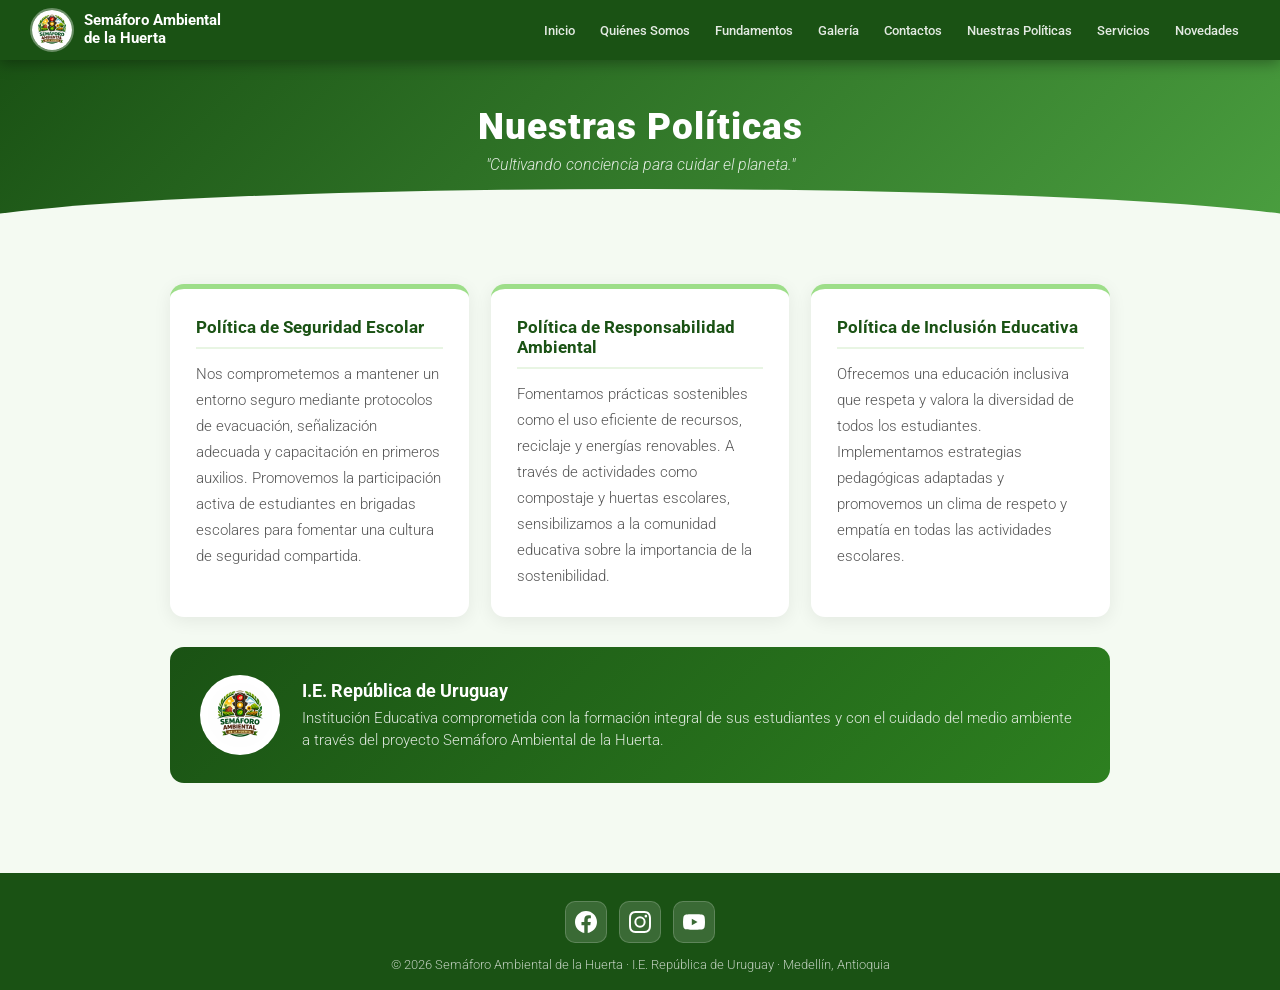
<file: semaforo-ambiental/html/nuestras-politicas.html>
<!DOCTYPE html>
<!-- ============================================================
     PÁGINA: Nuestras Políticas
     PROYECTO: Semáforo Ambiental de la Huerta
     INSTITUCIÓN: I.E. República de Uruguay – Medellín, Antioquia
     DESCRIPCIÓN: Muestra las tres políticas institucionales del proyecto:
Seguridad Escolar, Responsabilidad Ambiental e Inclusión
Educativa. También incluye una tarjeta institucional
con logo y descripción.
     RUTAS RELATIVAS:
       IMG  → ../img/logo.jpeg
     ÚLTIMA ACTUALIZACIÓN: 2026
============================================================ -->
<html lang="es">
<head>
  <meta charset="UTF-8">
  <meta name="viewport" content="width=device-width, initial-scale=1">
  <title>Nuestras Políticas – Semáforo Ambiental</title>
  <style>
    @import url('https://fonts.googleapis.com/css2?family=Roboto:ital,wght@0,100..900;1,100..900&display=swap');

    * { box-sizing: border-box; margin: 0; padding: 0; }

    body {
      font-family: 'Roboto', sans-serif;
      background-color: #f4faf2;
      color: #2d2d2d;
      min-height: 100vh;
      display: flex;
      flex-direction: column;
    }

    .barra-navegacion {
      position: fixed;
      top: 0; left: 0; right: 0;
      background-color: #1a5214;
      display: flex;
      align-items: center;
      justify-content: space-between;
      padding: 8px 30px;
      z-index: 1000;
      box-shadow: 0 3px 14px rgba(0,0,0,0.35);
      height: 60px;
    }

    .nav-marca { display: flex; align-items: center; gap: 10px; text-decoration: none; flex-shrink: 0; }
    .nav-marca img { height: 44px; width: 44px; border-radius: 50%; object-fit: cover; border: 2px solid rgba(255,255,255,0.35); }
    .nav-marca span { color: white; font-weight: 700; font-size: 0.92em; line-height: 1.2; max-width: 150px; }
    .nav-enlaces { display: flex; gap: 3px; flex-wrap: wrap; justify-content: flex-end; }
    .nav-enlaces a { color: rgba(255,255,255,0.88); text-decoration: none; padding: 6px 11px; border-radius: 6px; font-size: 0.83em; font-weight: 500; transition: background-color 0.2s; white-space: nowrap; }
    .nav-enlaces a:hover { background-color: rgba(255,255,255,0.18); color: white; }

    .encabezado-pagina {
      margin-top: 60px;
      background: linear-gradient(135deg, #1a5214, #4a9e3f);
      padding: 45px 40px 55px 40px;
      text-align: center; color: white; position: relative;
    }

    .encabezado-pagina::after {
      content: ''; position: absolute; bottom: -2px; left: 0; right: 0;
      height: 42px; background-color: #f4faf2;
      clip-path: ellipse(55% 100% at 50% 100%);
    }

    .encabezado-pagina h1 { font-size: 2.3em; font-weight: 900; letter-spacing: 1px; }
    .encabezado-pagina p { font-size: 0.97em; opacity: 0.85; margin-top: 8px; font-weight: 300; font-style: italic; }

    .contenido-principal {
      flex: 1; padding: 55px 30px 40px 30px;
      display: flex; flex-direction: column; align-items: center;
    }

    .cuadricula-politicas {
      display: grid;
      grid-template-columns: repeat(auto-fit, minmax(280px, 1fr));
      gap: 22px;
      max-width: 940px;
      width: 100%;
      margin-bottom: 30px;
    }

    .tarjeta-politica {
      background: white;
      border-radius: 14px;
      padding: 28px 26px;
      box-shadow: 0 4px 18px rgba(0,0,0,0.07);
      border-top: 5px solid #9dde89;
      transition: transform 0.3s, box-shadow 0.3s;
    }

    .tarjeta-politica:hover {
      transform: translateY(-5px);
      box-shadow: 0 10px 26px rgba(0,0,0,0.12);
    }

    .tarjeta-politica h3 {
      font-size: 1.05em;
      font-weight: 700;
      color: #1a5214;
      margin-bottom: 12px;
      padding-bottom: 10px;
      border-bottom: 2px solid #e8f5e3;
    }

    .tarjeta-politica p {
      font-size: 0.93em;
      line-height: 1.75;
      color: #555;
      font-weight: 300;
    }

    .tarjeta-institucion {
      max-width: 940px;
      width: 100%;
      background: linear-gradient(135deg, #1a5214, #2d8020);
      border-radius: 14px;
      padding: 28px 30px;
      color: white;
      display: flex;
      align-items: center;
      gap: 22px;
    }

    .tarjeta-institucion img {
      width: 80px;
      height: 80px;
      border-radius: 50%;
      object-fit: contain;
      background: white;
      padding: 8px;
      flex-shrink: 0;
    }

    .tarjeta-institucion .texto h3 {
      font-size: 1.15em;
      font-weight: 700;
      margin-bottom: 6px;
    }

    .tarjeta-institucion .texto p {
      font-size: 0.92em;
      opacity: 0.85;
      font-weight: 300;
      line-height: 1.5;
    }

    .pie-pagina { background-color: #1a5214; color: white; text-align: center; padding: 28px 20px 18px 20px; margin-top: 50px; }
    .iconos-redes { display: flex; justify-content: center; gap: 12px; margin-bottom: 14px; }
    .iconos-redes a { color: white; text-decoration: none; width: 42px; height: 42px; background-color: rgba(255,255,255,0.14); border-radius: 10px; display: flex; align-items: center; justify-content: center; font-weight: 700; font-size: 0.88em; border: 1px solid rgba(255,255,255,0.18); transition: background-color 0.2s, transform 0.2s; }
    .iconos-redes a:hover { background-color: rgba(255,255,255,0.28); transform: scale(1.1); }
    .pie-pagina p { font-size: 0.8em; opacity: 0.7; font-weight: 300; }
  </style>
</head>
<body>

  <nav class="barra-navegacion">
    <a href="indexprincipal.html" class="nav-marca">
      <img src="../img/logo.jpeg" alt="Logo">
      <span>Semáforo Ambiental de la Huerta</span>
    </a>
    <div class="nav-enlaces">
      <a href="indexprincipal.html">Inicio</a>
      <a href="quienes-somos.html">Quiénes Somos</a>
      <a href="fundamentos.html">Fundamentos</a>
      <a href="galeria.html">Galería</a>
      <a href="contacto.html">Contactos</a>
      <a href="nuestras-politicas.html">Nuestras Políticas</a>
      <a href="servicios.html">Servicios</a>
      <a href="novedades.html">Novedades</a>
    </div>
  </nav>

  <div class="encabezado-pagina">
    <h1>Nuestras Políticas</h1>
    <p>"Cultivando conciencia para cuidar el planeta."</p>
  </div>

  <main class="contenido-principal">
    <div class="cuadricula-politicas">
      <div class="tarjeta-politica">
        <h3>Política de Seguridad Escolar</h3>
        <p>Nos comprometemos a mantener un entorno seguro mediante protocolos de evacuación, señalización adecuada y capacitación en primeros auxilios. Promovemos la participación activa de estudiantes en brigadas escolares para fomentar una cultura de seguridad compartida.</p>
      </div>
      <div class="tarjeta-politica">
        <h3>Política de Responsabilidad Ambiental</h3>
        <p>Fomentamos prácticas sostenibles como el uso eficiente de recursos, reciclaje y energías renovables. A través de actividades como compostaje y huertas escolares, sensibilizamos a la comunidad educativa sobre la importancia de la sostenibilidad.</p>
      </div>
      <div class="tarjeta-politica">
        <h3>Política de Inclusión Educativa</h3>
        <p>Ofrecemos una educación inclusiva que respeta y valora la diversidad de todos los estudiantes. Implementamos estrategias pedagógicas adaptadas y promovemos un clima de respeto y empatía en todas las actividades escolares.</p>
      </div>
    </div>

    <div class="tarjeta-institucion">
      <img src="../img/logo.jpeg" alt="Logo">
      <div class="texto">
        <h3>I.E. República de Uruguay</h3>
        <p>Institución Educativa comprometida con la formación integral de sus estudiantes y con el cuidado del medio ambiente a través del proyecto Semáforo Ambiental de la Huerta.</p>
      </div>
    </div>
  </main>

  <footer class="pie-pagina">
    <div class="iconos-redes" aria-label="Redes sociales">
      <a href="https://www.facebook.com/share/1cmyzR78o5/" target="_blank" rel="noopener noreferrer" title="Facebook" aria-label="Facebook">
        <svg viewBox="0 0 24 24" width="22" height="22" fill="currentColor"><path d="M24 12.073c0-6.627-5.373-12-12-12s-12 5.373-12 12c0 5.99 4.388 10.954 10.125 11.854v-8.385H7.078v-3.47h3.047V9.43c0-3.007 1.792-4.669 4.533-4.669 1.312 0 2.686.235 2.686.235v2.953H15.83c-1.491 0-1.956.925-1.956 1.874v2.25h3.328l-.532 3.47h-2.796v8.385C19.612 23.027 24 18.062 24 12.073z"/></svg>
      </a>
      <a href="https://www.instagram.com/i.edu.republicadeuruguay" target="_blank" rel="noopener noreferrer" title="Instagram" aria-label="Instagram">
        <svg viewBox="0 0 24 24" width="22" height="22" fill="currentColor"><path d="M12 2.163c3.204 0 3.584.012 4.85.07 3.252.148 4.771 1.691 4.919 4.919.058 1.265.069 1.645.069 4.849 0 3.205-.012 3.584-.069 4.849-.149 3.225-1.664 4.771-4.919 4.919-1.266.058-1.644.07-4.85.07-3.204 0-3.584-.012-4.849-.07-3.26-.149-4.771-1.699-4.919-4.92-.058-1.265-.07-1.644-.07-4.849 0-3.204.013-3.583.07-4.849.149-3.227 1.664-4.771 4.919-4.919 1.266-.057 1.645-.069 4.849-.069zM12 0C8.741 0 8.333.014 7.053.072 2.695.272.273 2.69.073 7.052.014 8.333 0 8.741 0 12c0 3.259.014 3.668.072 4.948.2 4.358 2.618 6.78 6.98 6.98C8.333 23.986 8.741 24 12 24c3.259 0 3.668-.014 4.948-.072 4.354-.2 6.782-2.618 6.979-6.98.059-1.28.073-1.689.073-4.948 0-3.259-.014-3.667-.072-4.947-.196-4.354-2.617-6.78-6.979-6.98C15.668.014 15.259 0 12 0zm0 5.838a6.162 6.162 0 1 0 0 12.324 6.162 6.162 0 0 0 0-12.324zM12 16a4 4 0 1 1 0-8 4 4 0 0 1 0 8zm6.406-11.845a1.44 1.44 0 1 0 0 2.881 1.44 1.44 0 0 0 0-2.881z"/></svg>
      </a>
      <a href="https://www.youtube.com/@canalieru4941" target="_blank" rel="noopener noreferrer" title="YouTube" aria-label="YouTube">
        <svg viewBox="0 0 24 24" width="22" height="22" fill="currentColor"><path d="M23.495 6.205a3.007 3.007 0 0 0-2.088-2.088c-1.87-.501-9.396-.501-9.396-.501s-7.507-.01-9.396.501A3.007 3.007 0 0 0 .527 6.205a31.247 31.247 0 0 0-.522 5.805 31.247 31.247 0 0 0 .522 5.783 3.007 3.007 0 0 0 2.088 2.088c1.868.502 9.396.502 9.396.502s7.506 0 9.396-.502a3.007 3.007 0 0 0 2.088-2.088 31.247 31.247 0 0 0 .5-5.783 31.247 31.247 0 0 0-.5-5.805zM9.609 15.601V8.408l6.264 3.602z"/></svg>
      </a>
    </div>
    <p>© 2026 Semáforo Ambiental de la Huerta · I.E. República de Uruguay · Medellín, Antioquia</p>
  </footer>

</body>
</html>
</file>
